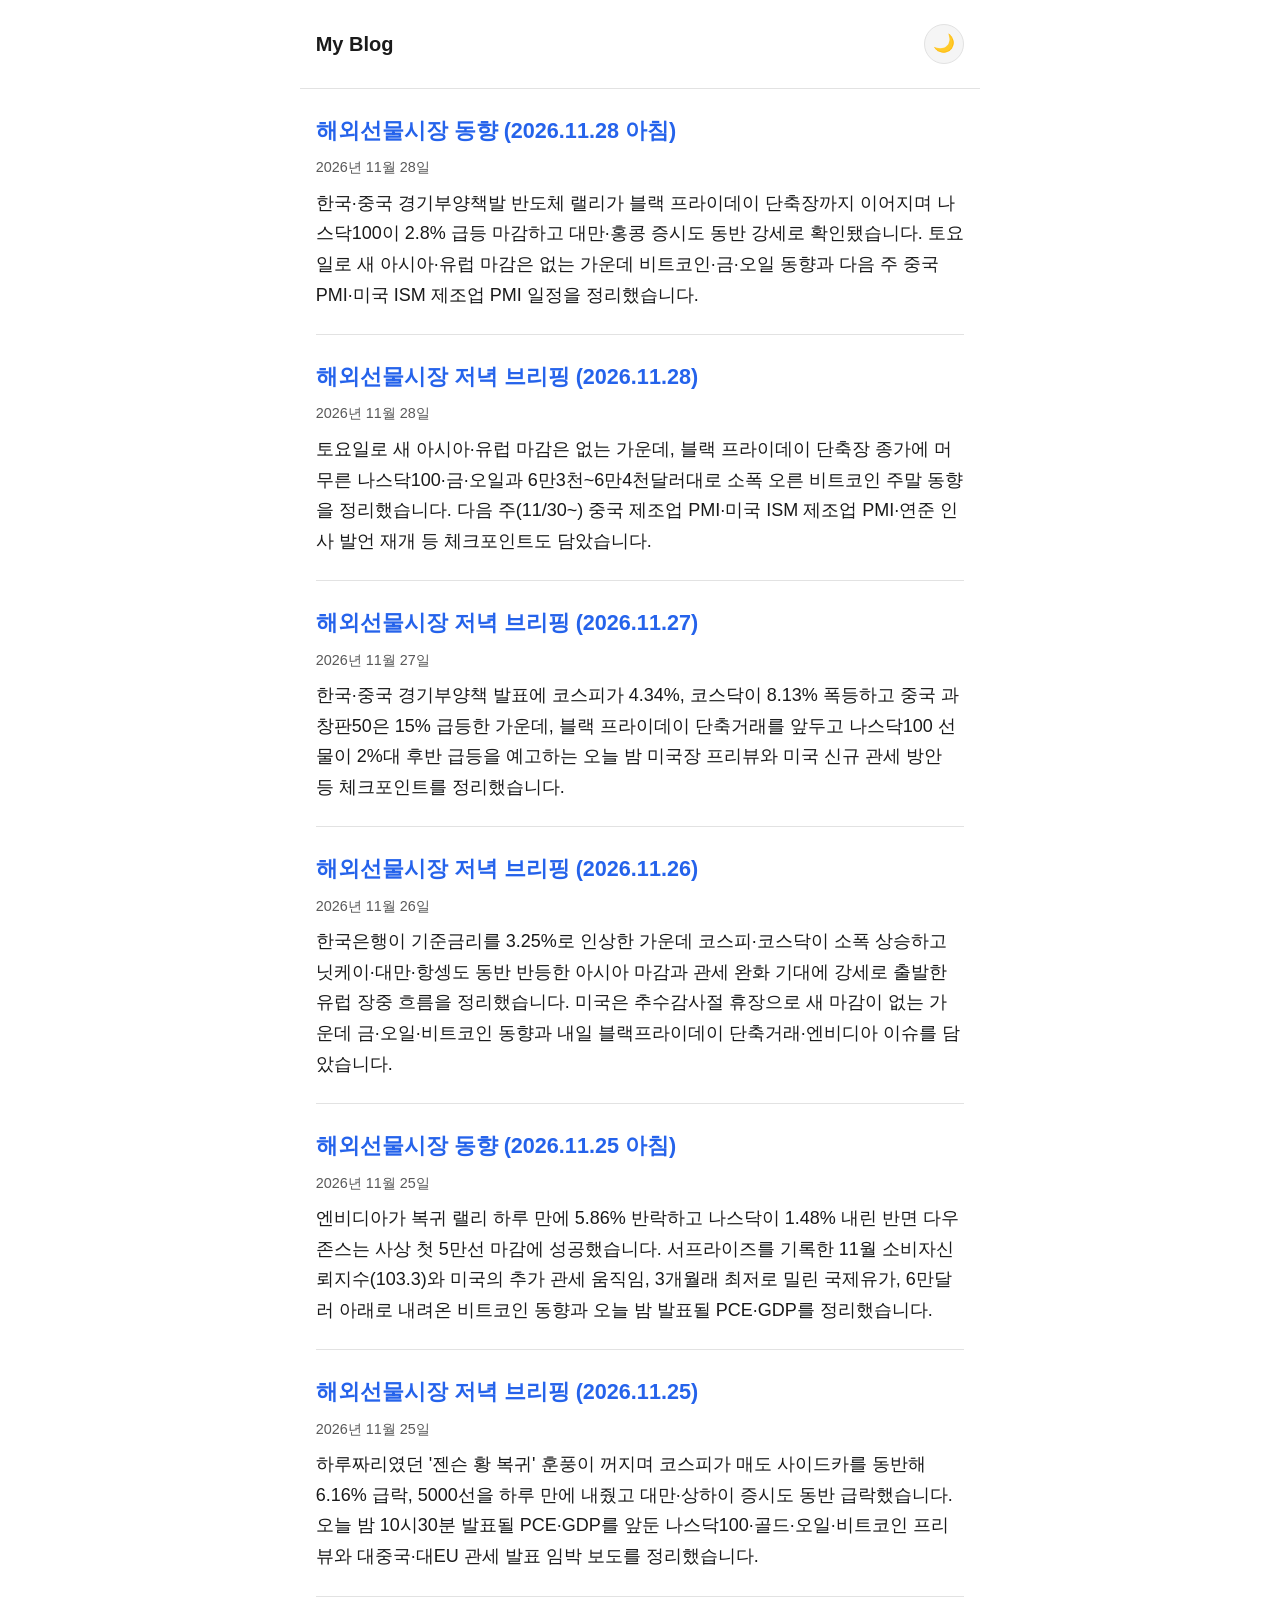
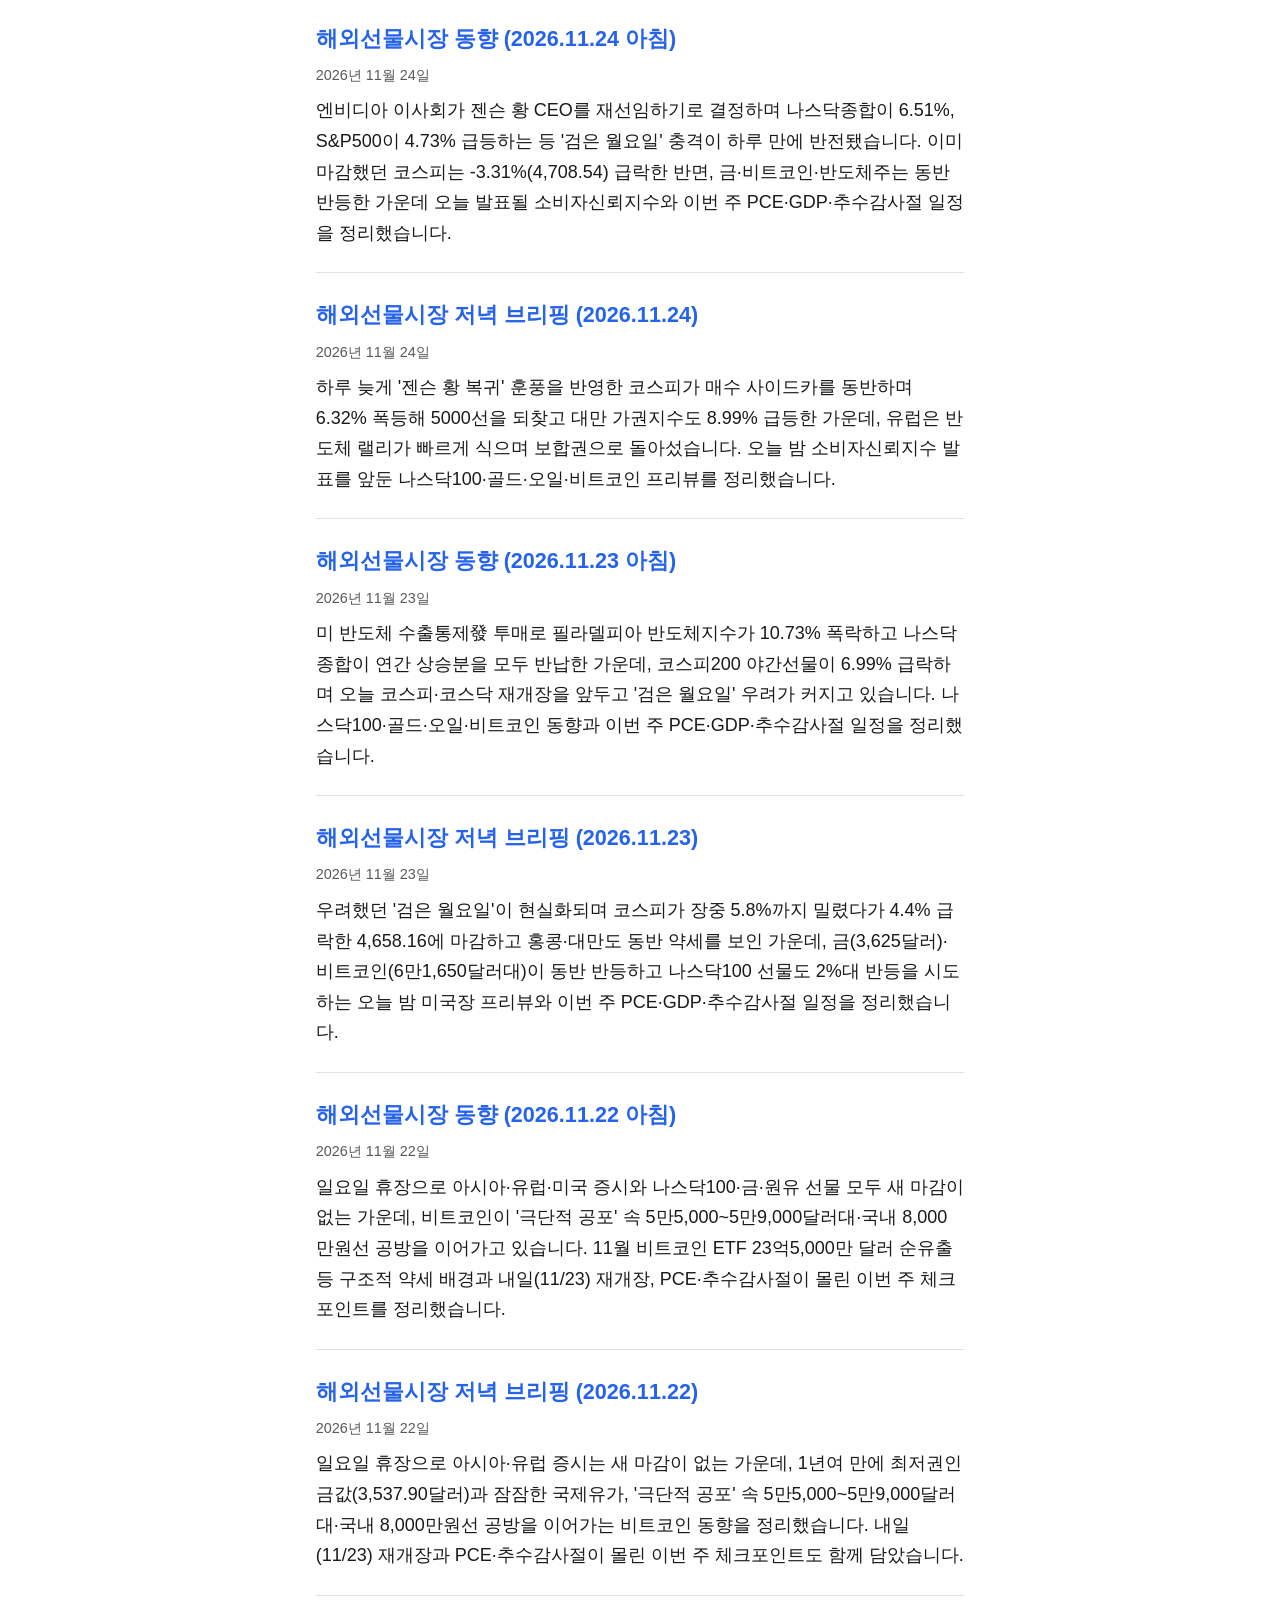
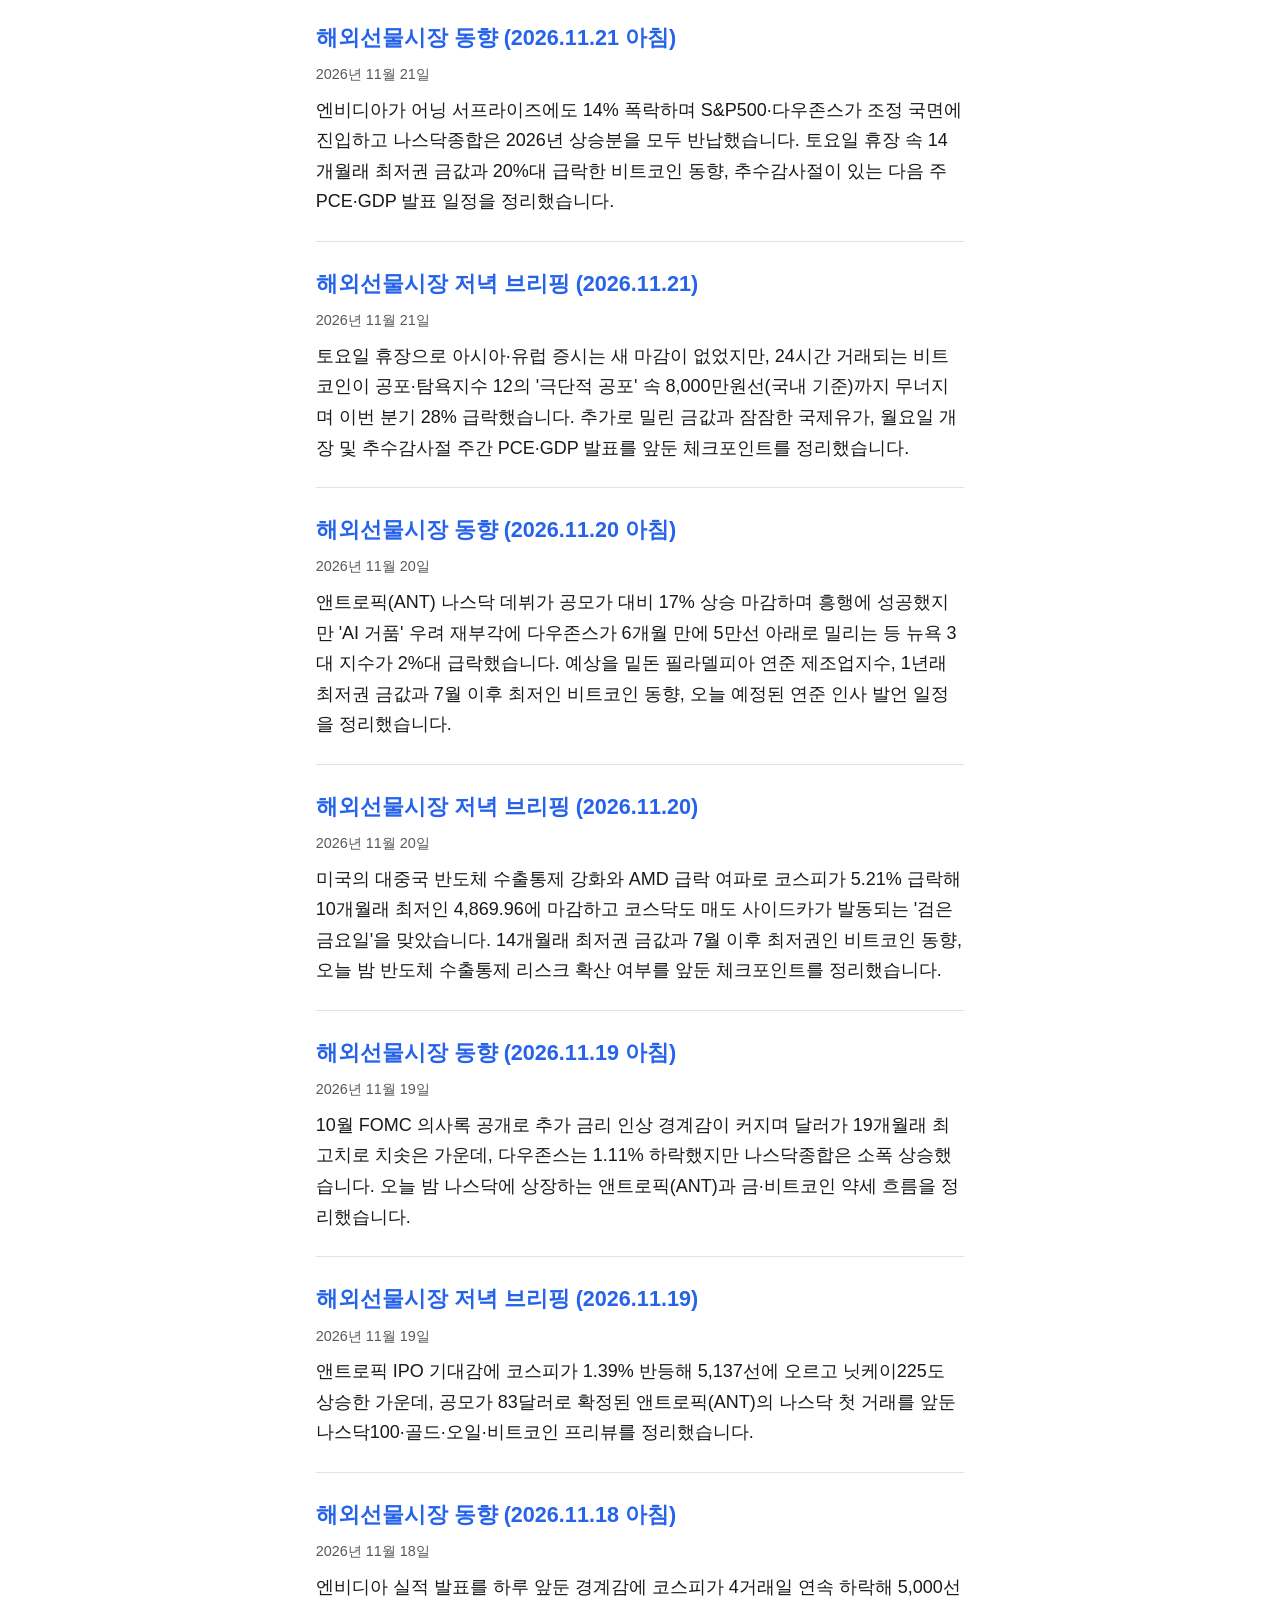
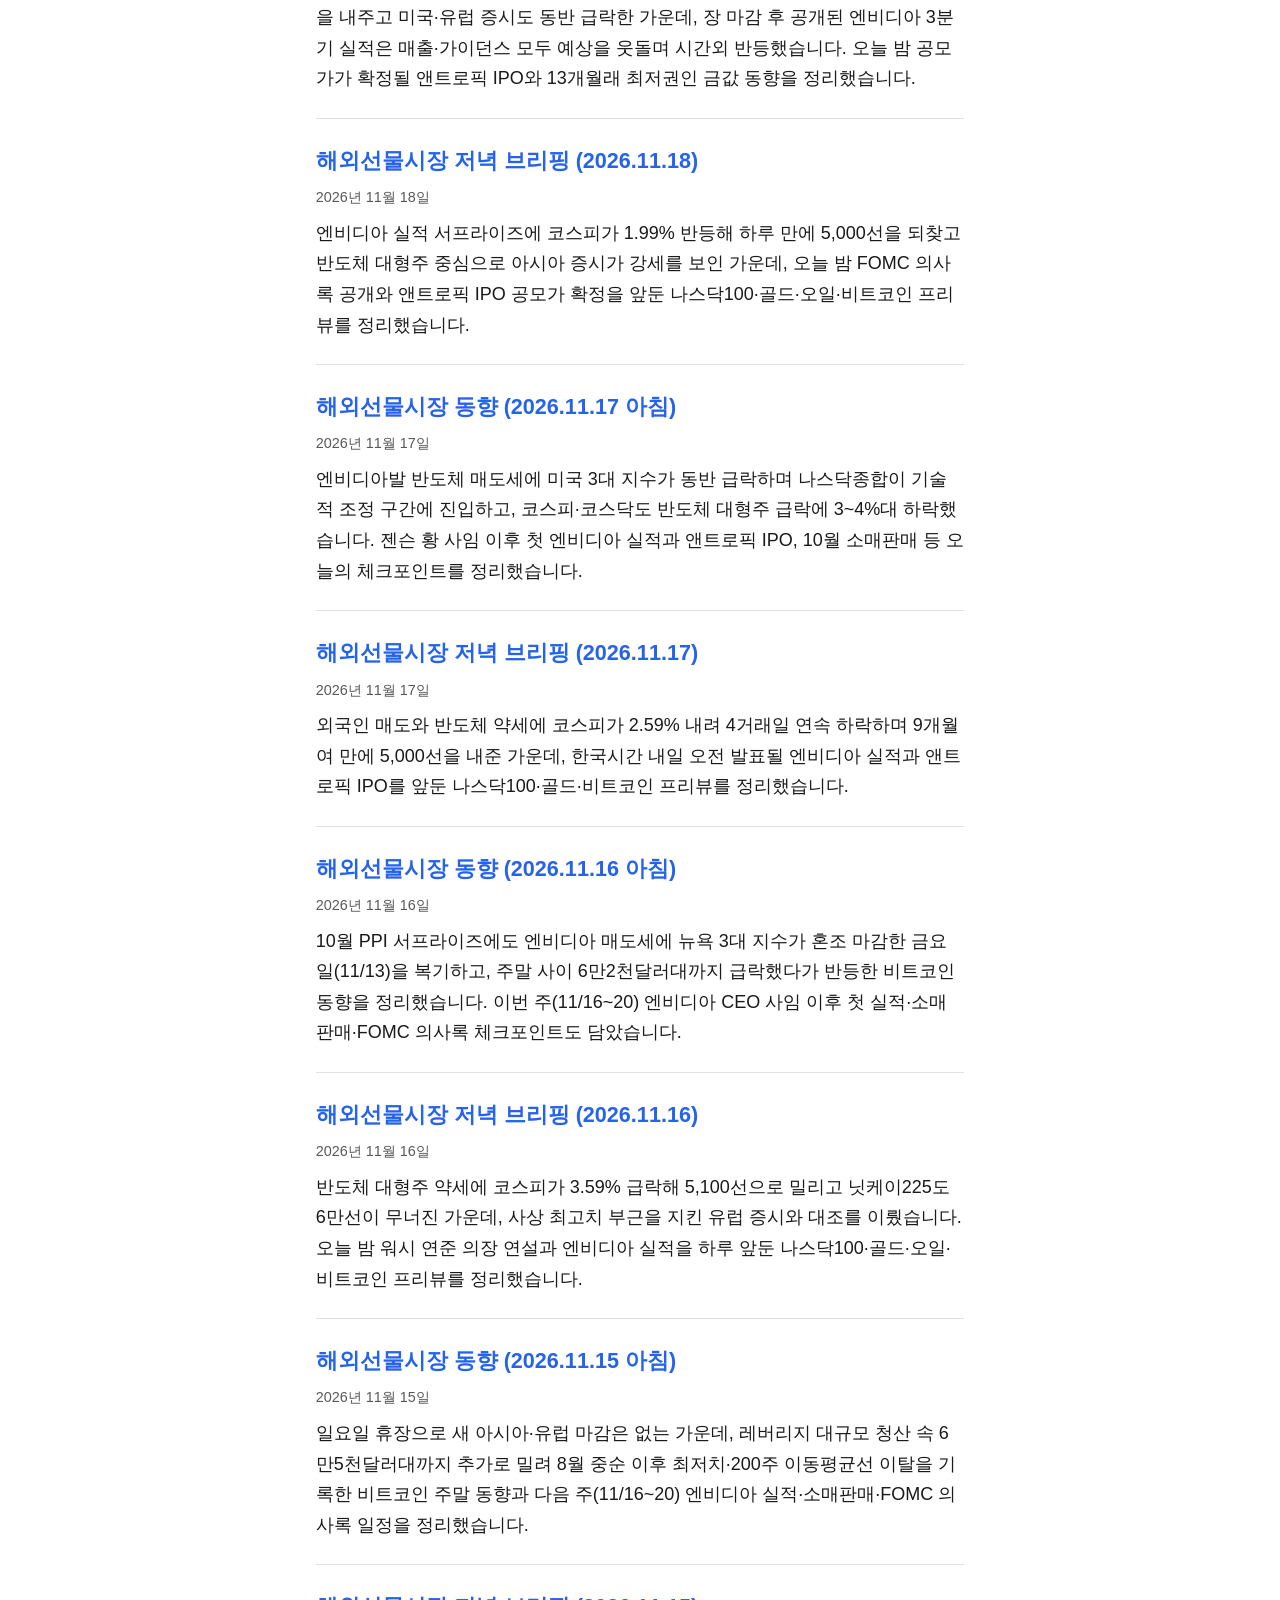
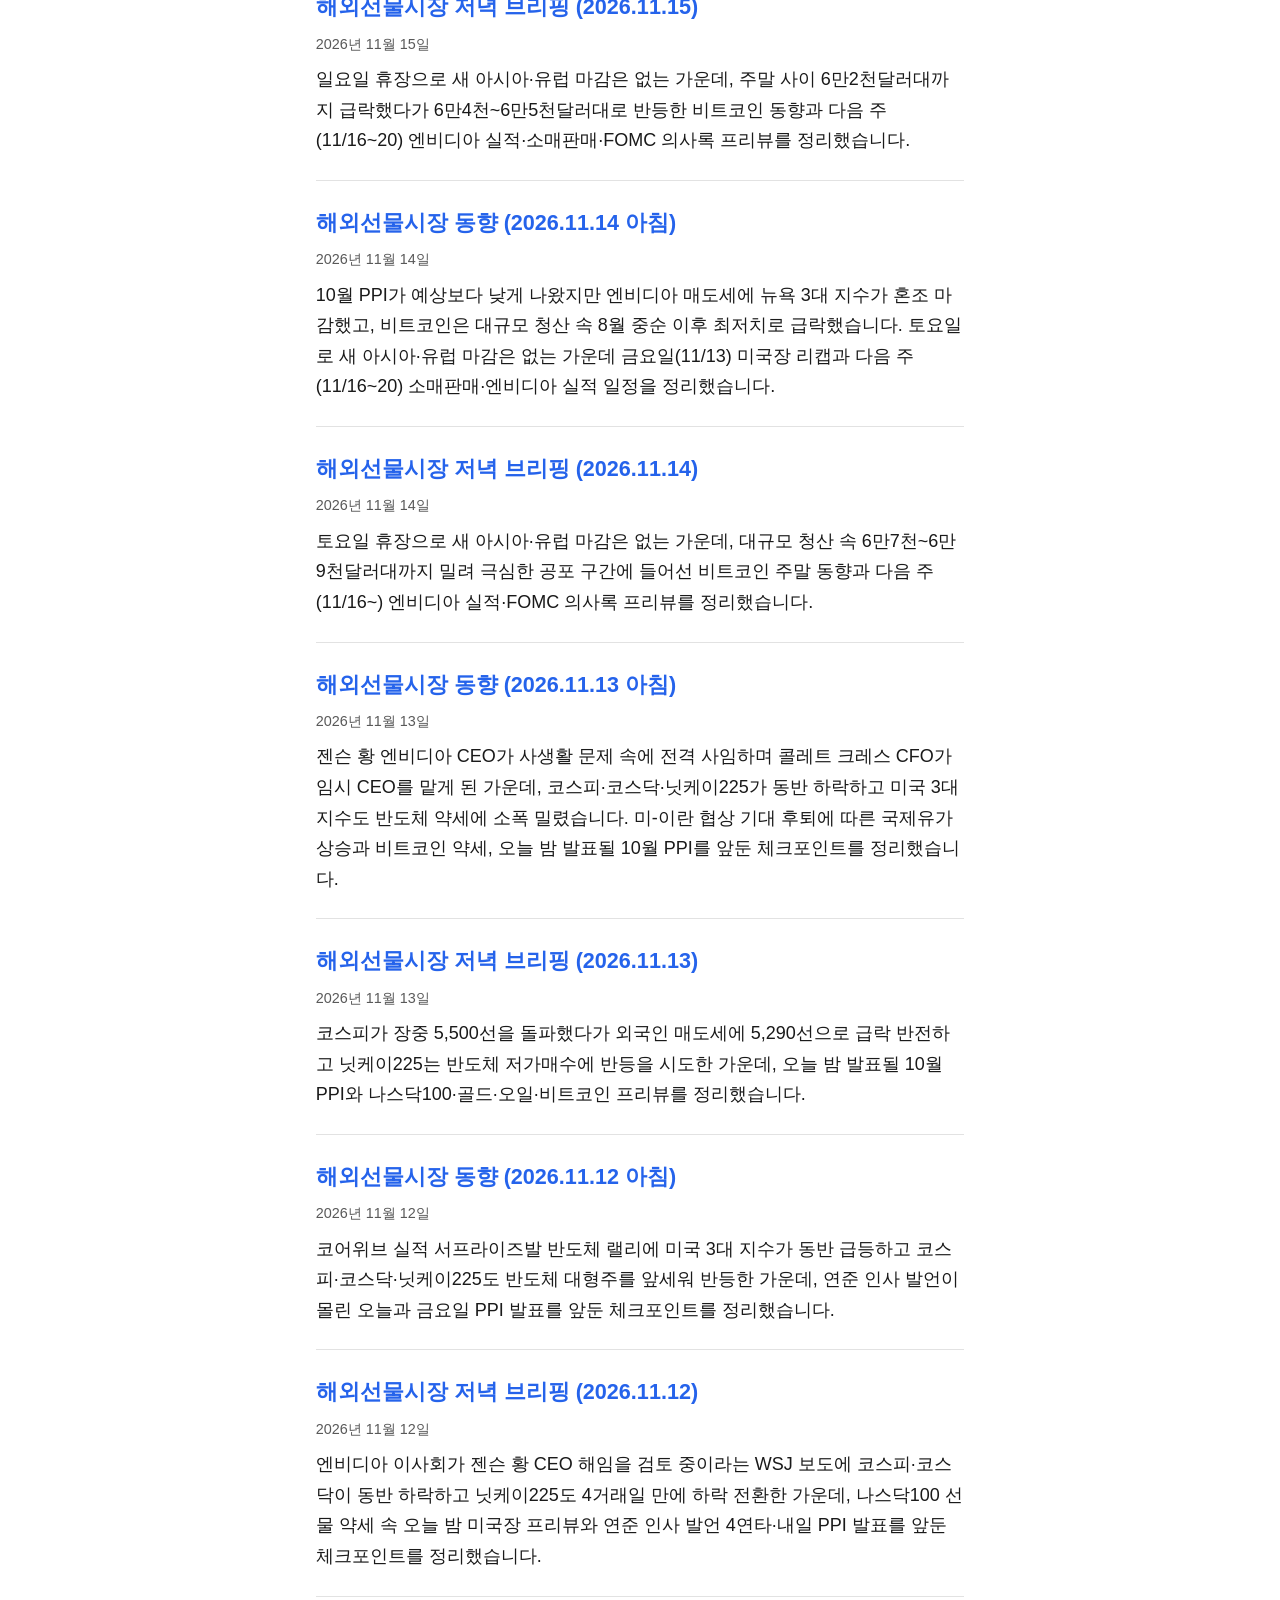
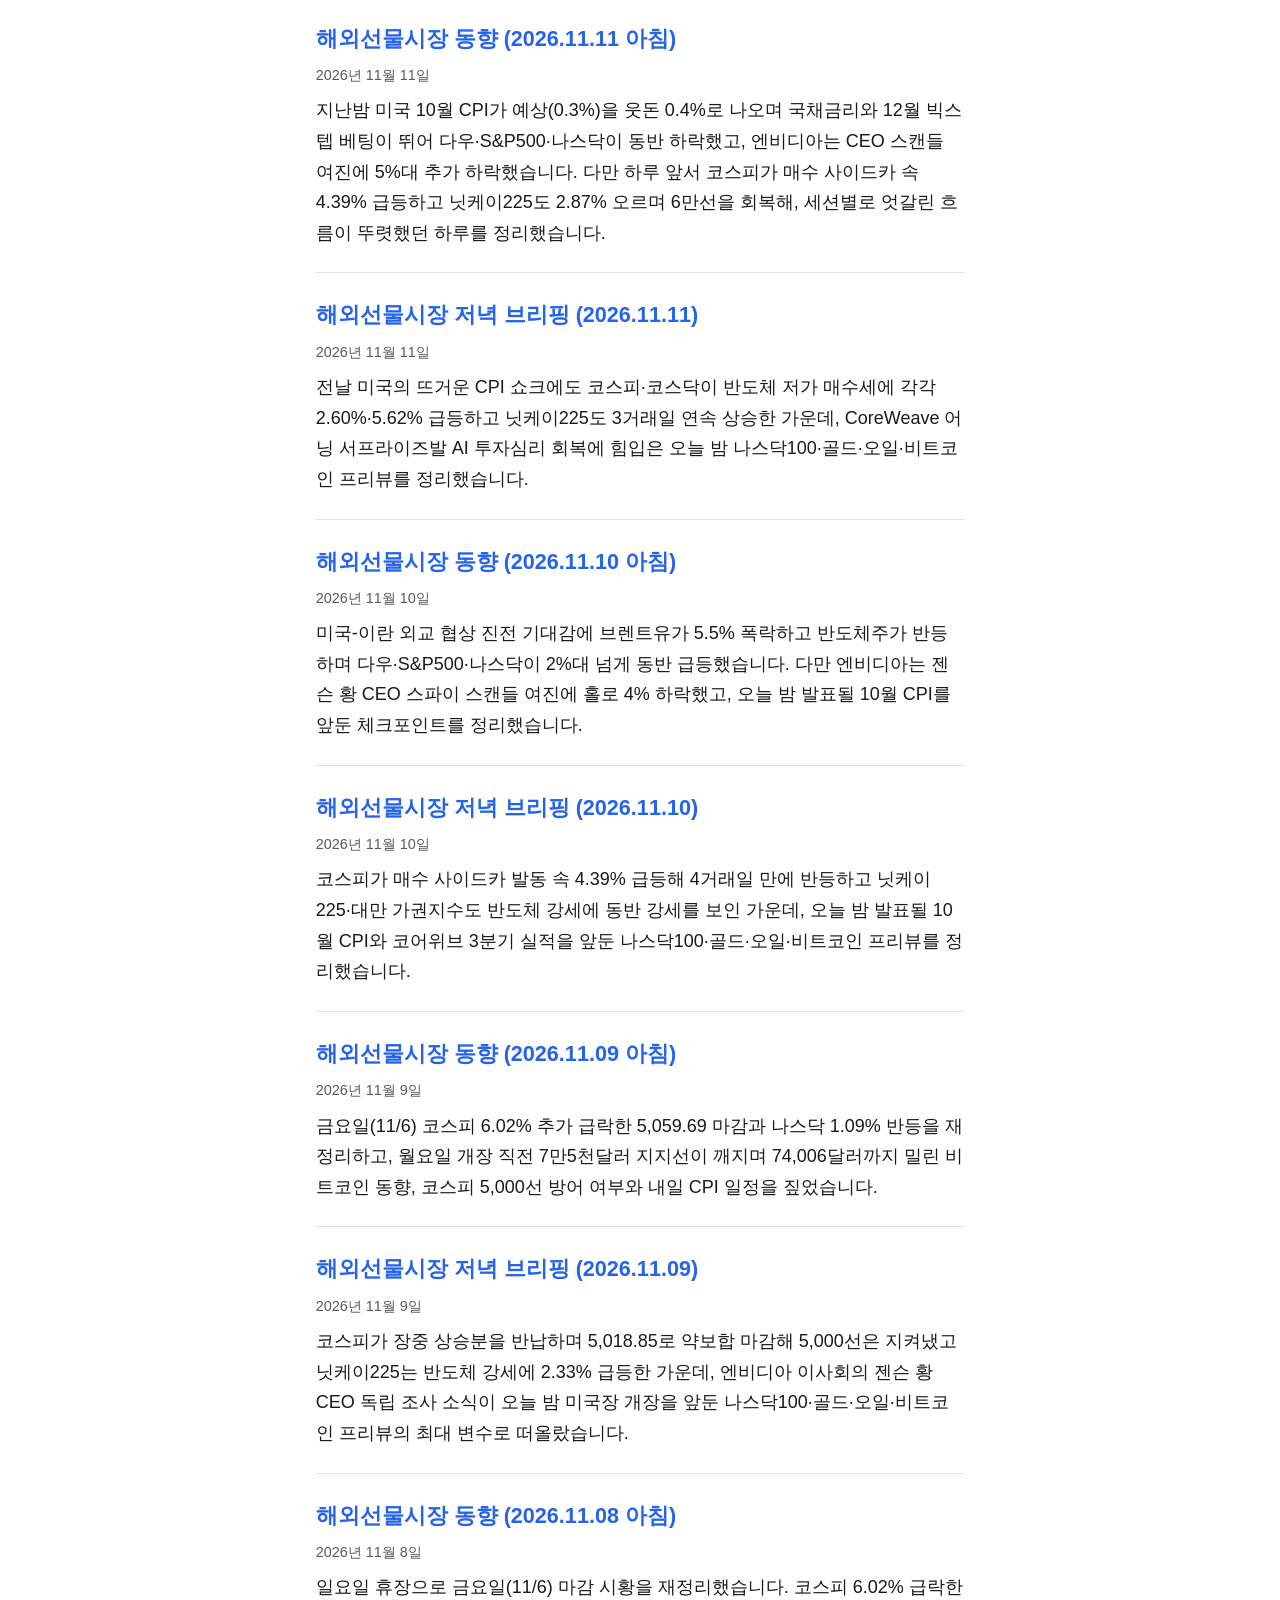
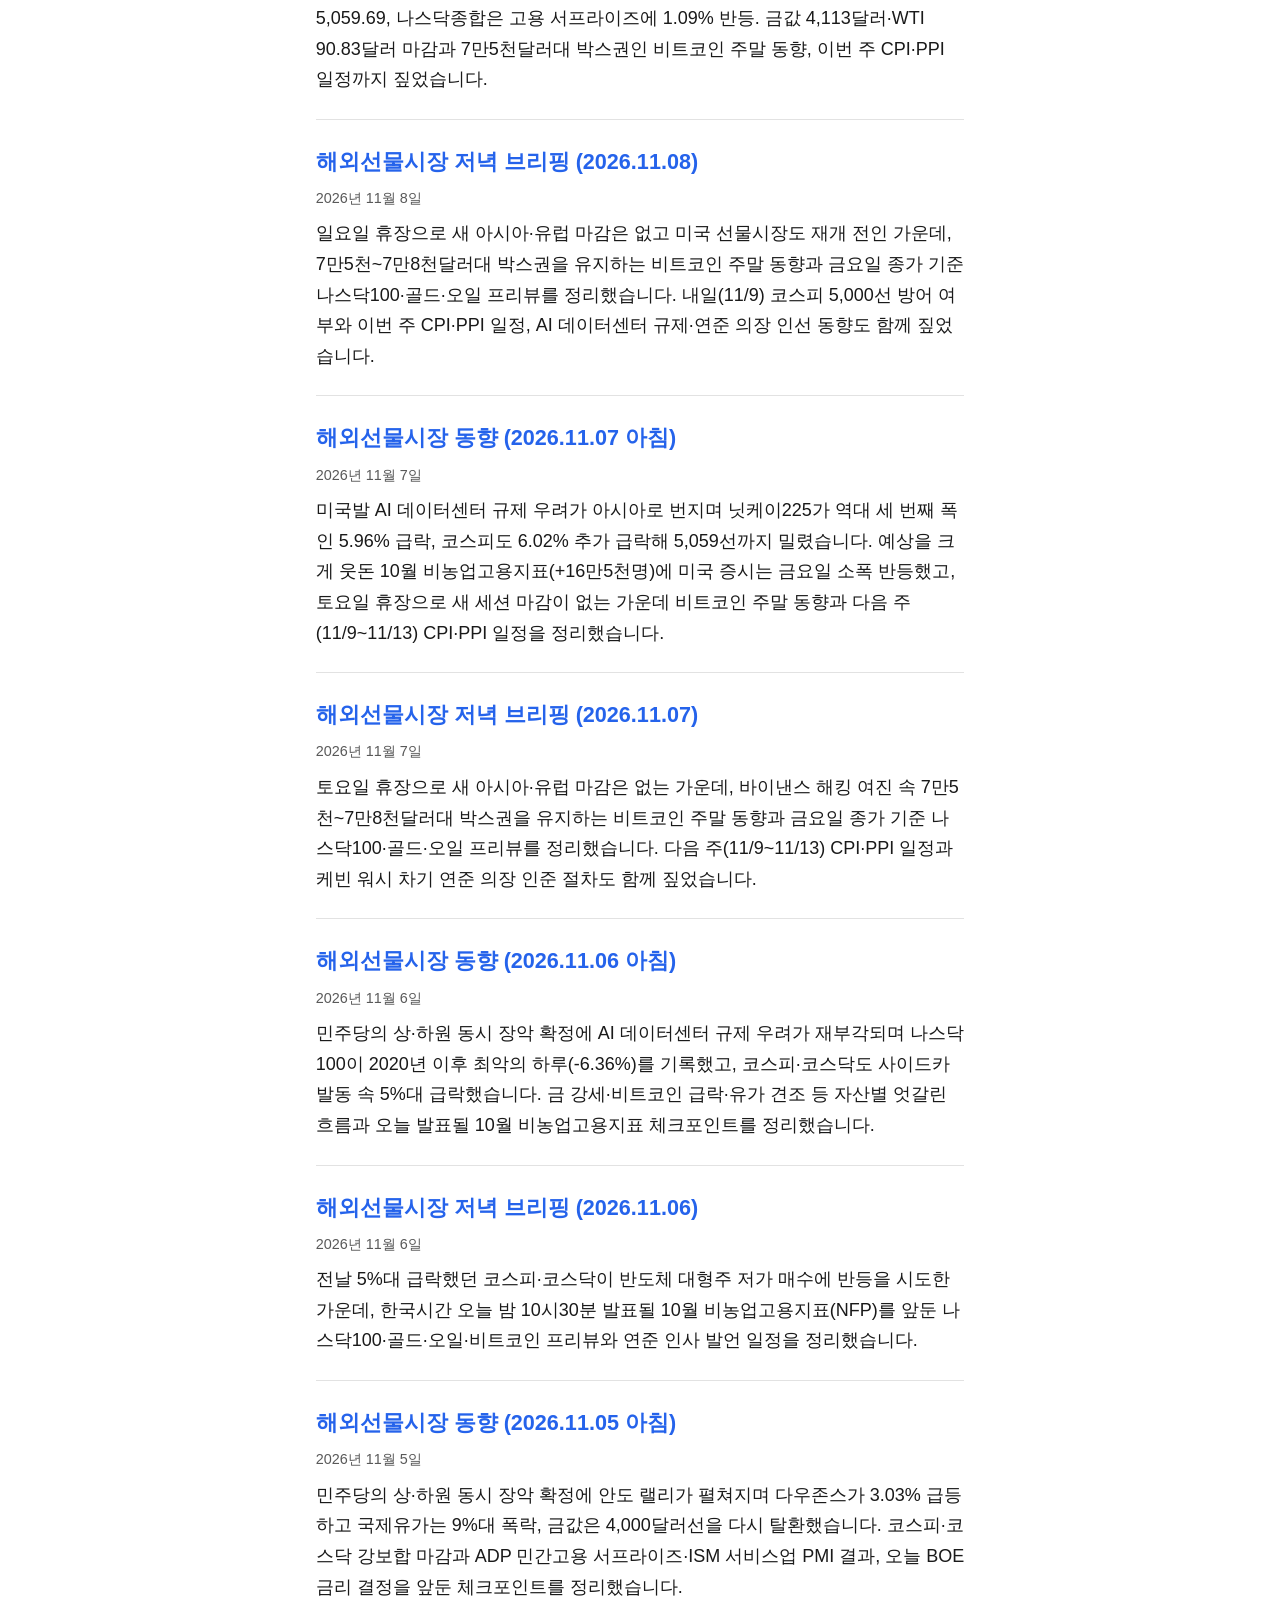
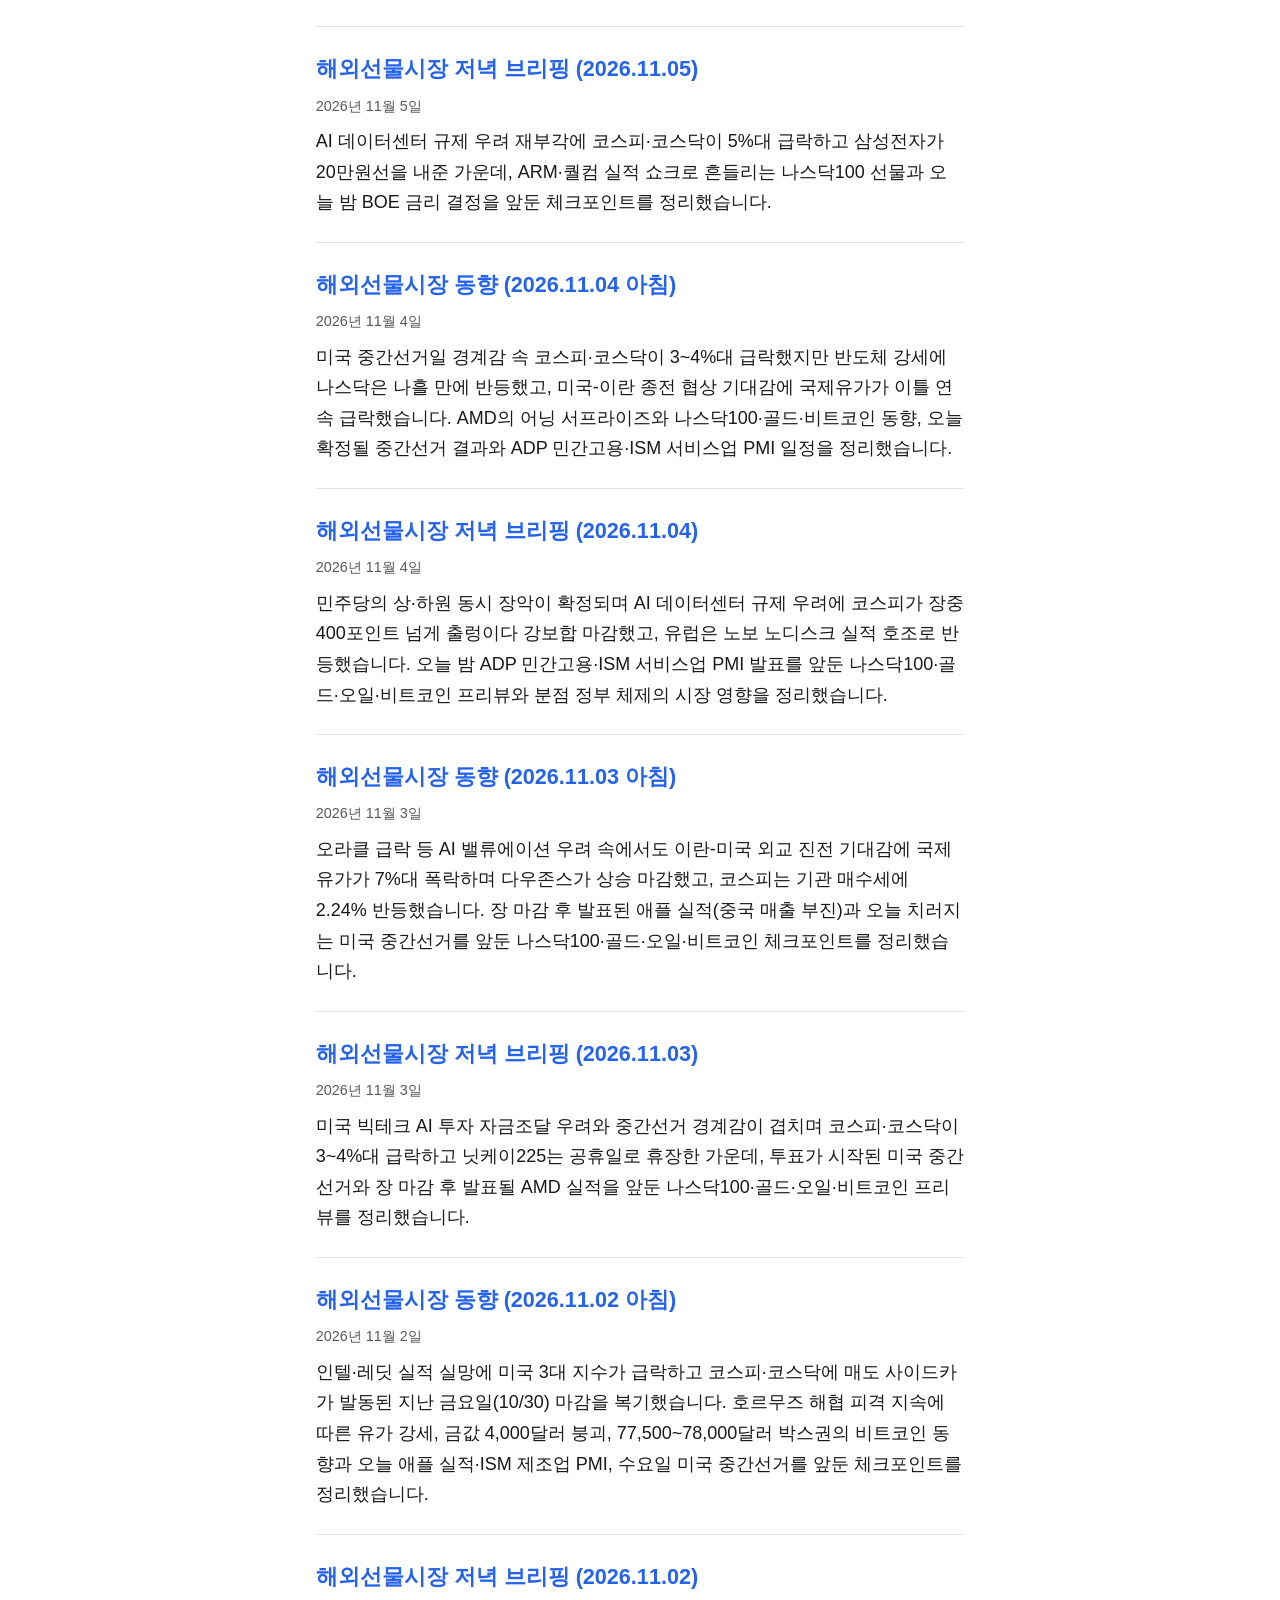
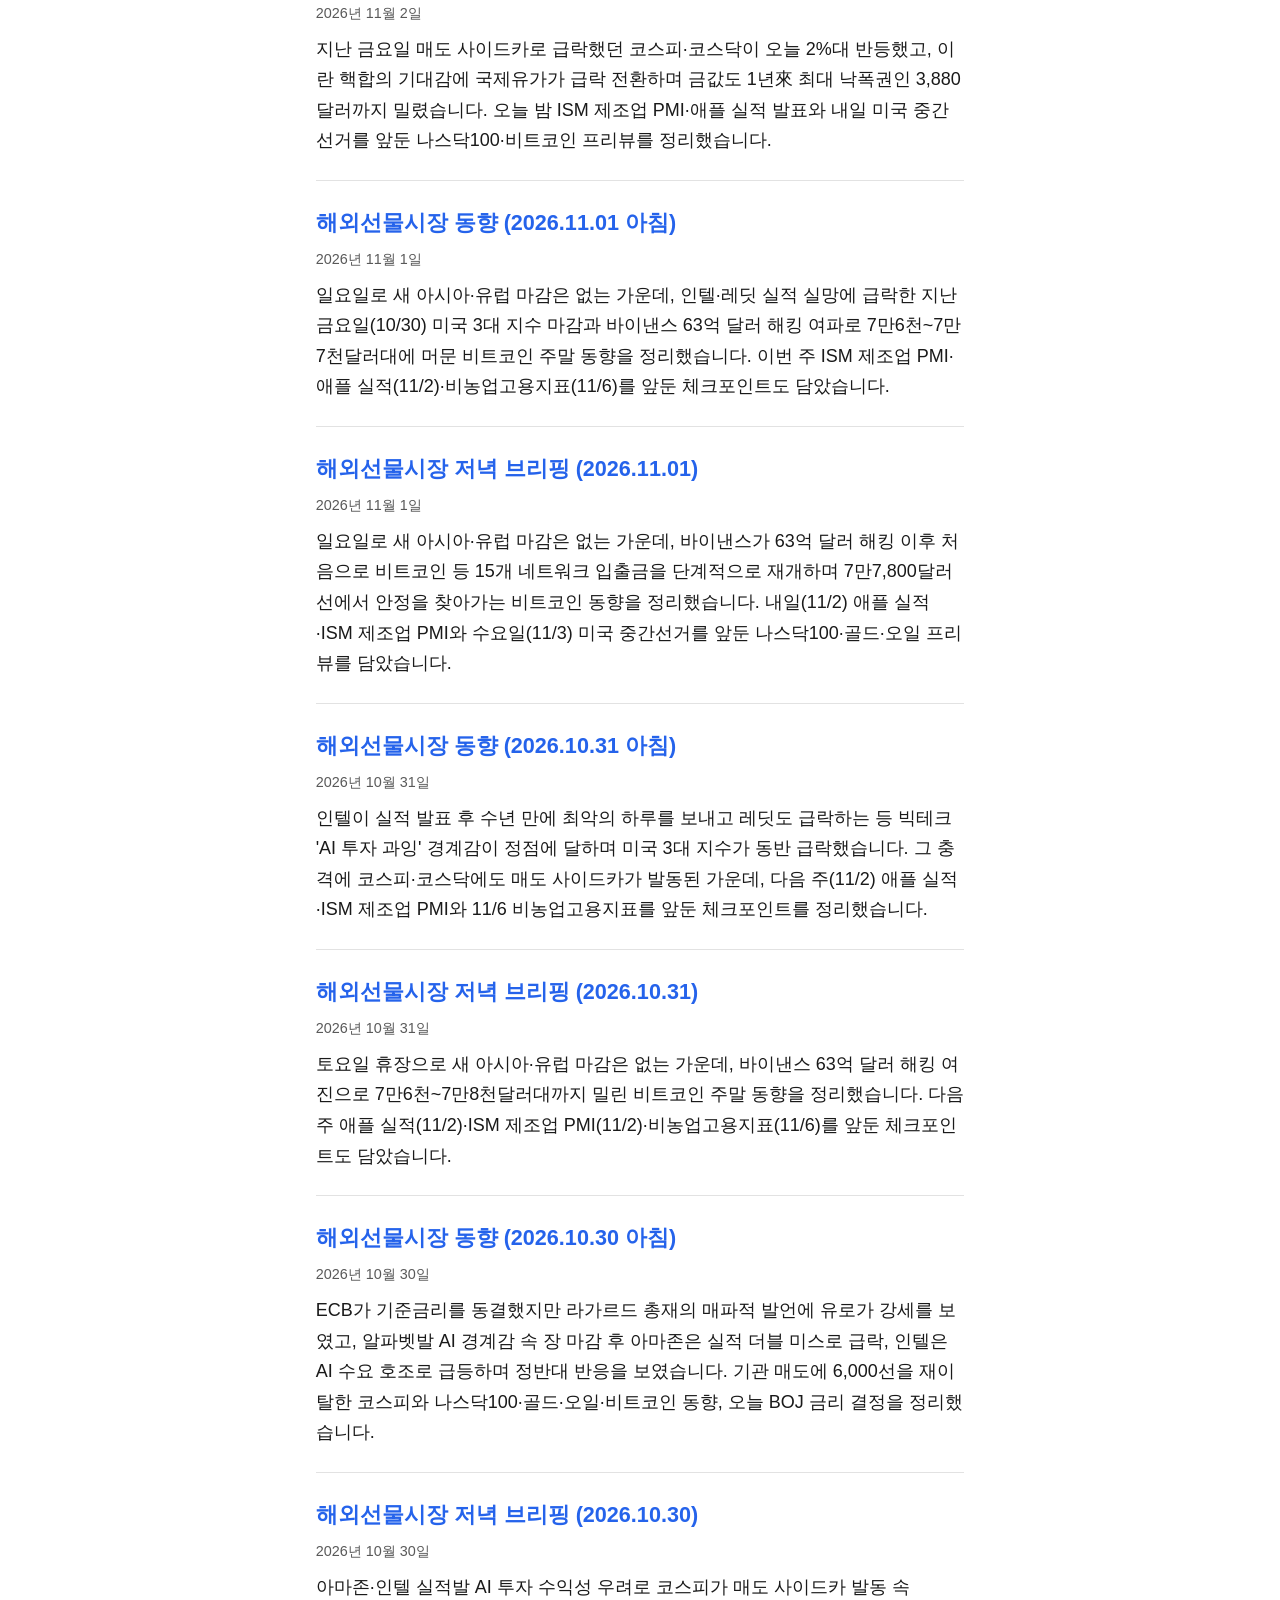
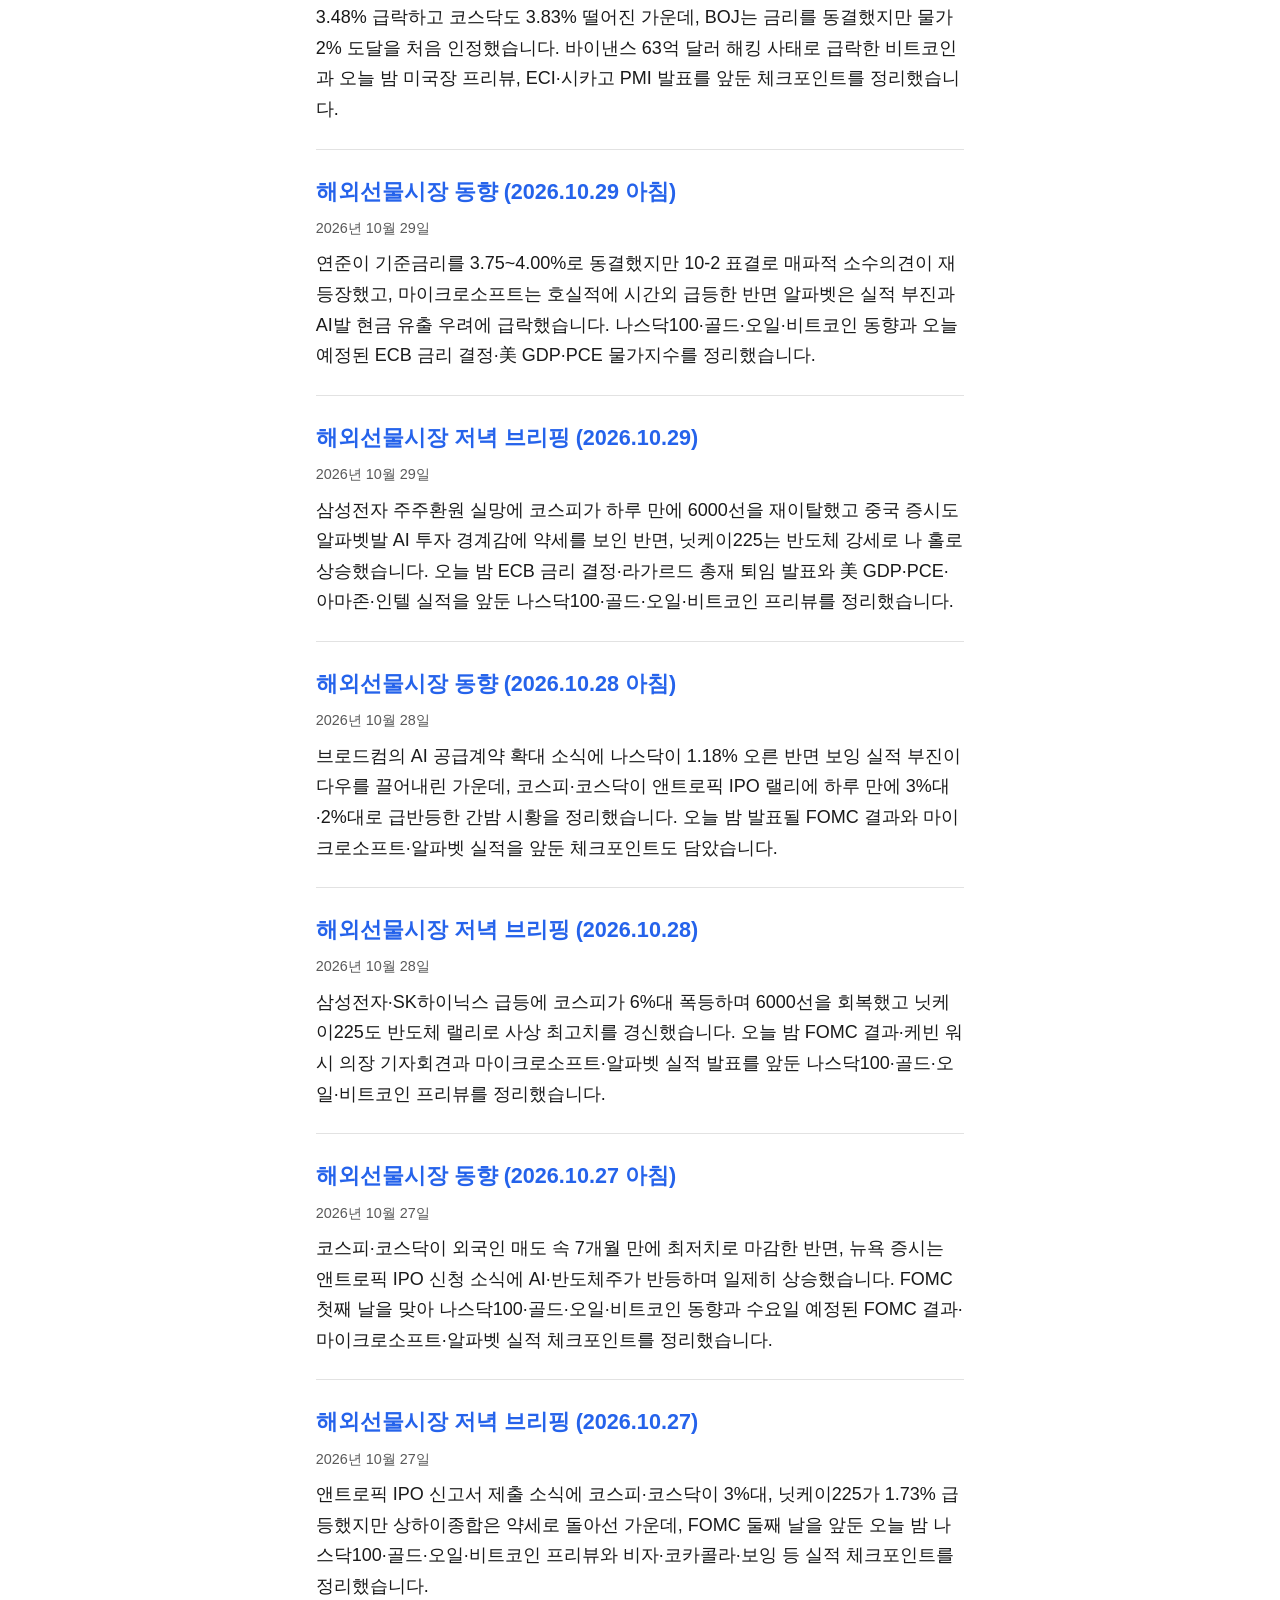
<file: index.html>
<!DOCTYPE html>
<html lang="ko">
<head>
<script>
(function () {
  var stored = localStorage.getItem('blog-theme');
  var theme = stored || (matchMedia('(prefers-color-scheme: dark)').matches ? 'dark' : 'light');
  document.documentElement.setAttribute('data-theme', theme);
})();
</script>
<meta charset="UTF-8">
<meta name="viewport" content="width=device-width, initial-scale=1">
<title>My Blog</title>
<link rel="stylesheet" href="css/style.css">
</head>
<body>
<header class="site-header">
  <a class="site-title" href="index.html">My Blog</a>
  <button id="theme-toggle" aria-label="다크모드 전환" aria-pressed="false">🌙</button>
</header>

<main id="post-list" class="container">
  <p class="loading">글을 불러오는 중...</p>
</main>

<footer class="site-footer">
  <p>&copy; 2026 My Blog</p>
</footer>

<script type="module" src="js/main.js"></script>
</body>
</html>
</file>
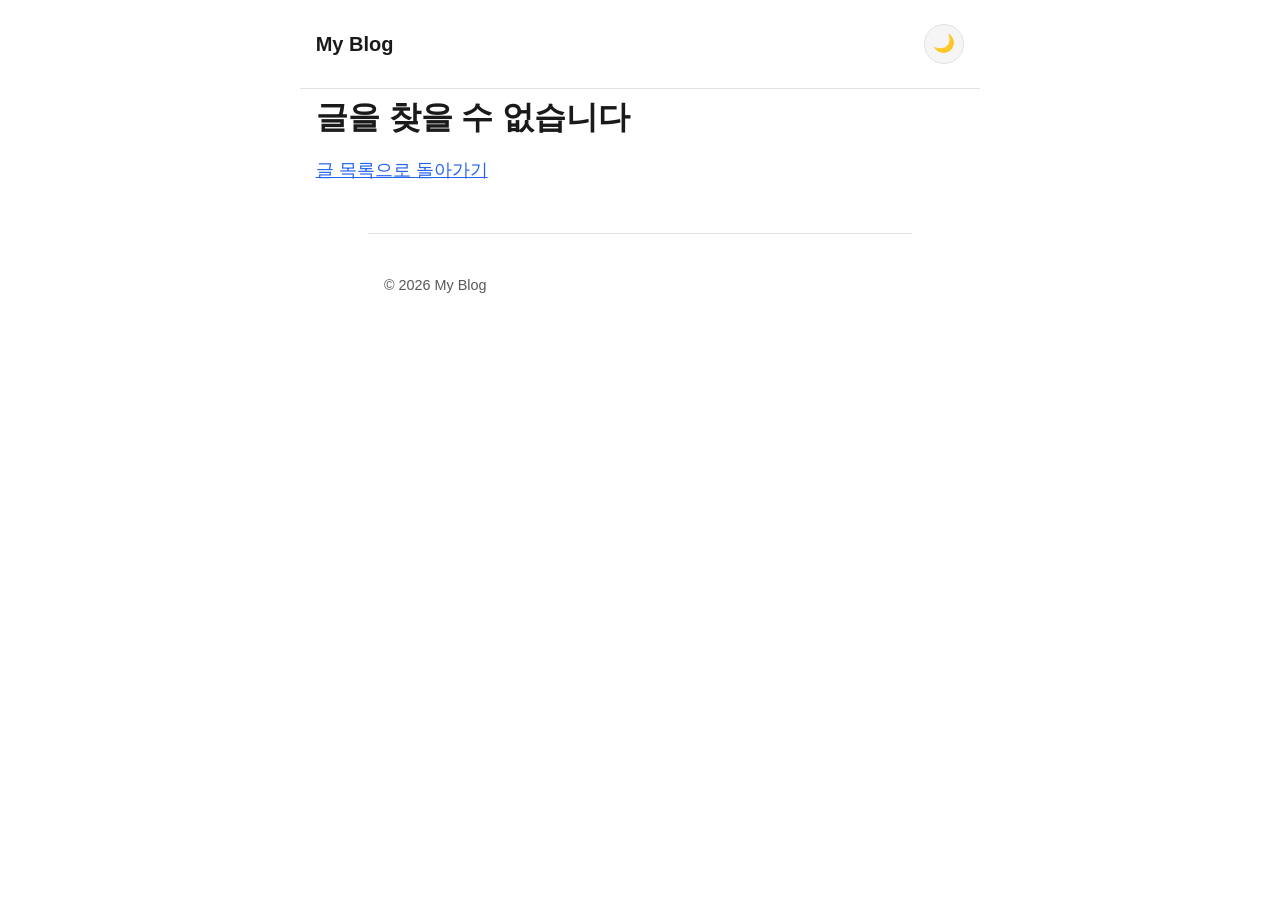
<file: post.html>
<!DOCTYPE html>
<html lang="ko">
<head>
<script>
(function () {
  var stored = localStorage.getItem('blog-theme');
  var theme = stored || (matchMedia('(prefers-color-scheme: dark)').matches ? 'dark' : 'light');
  document.documentElement.setAttribute('data-theme', theme);
})();
</script>
<meta charset="UTF-8">
<meta name="viewport" content="width=device-width, initial-scale=1">
<title>My Blog</title>
<link rel="stylesheet" href="css/style.css">
</head>
<body>
<header class="site-header">
  <a class="site-title" href="index.html">My Blog</a>
  <button id="theme-toggle" aria-label="다크모드 전환" aria-pressed="false">🌙</button>
</header>

<main id="post-content" class="container prose">
  <p class="loading">불러오는 중...</p>
</main>

<footer class="site-footer">
  <p>&copy; 2026 My Blog</p>
</footer>

<script src="vendor/marked.min.js"></script>
<script type="module" src="js/post.js"></script>
</body>
</html>
</file>
<file: css/style.css>
:root {
  --bg: #ffffff;
  --bg-secondary: #f5f5f5;
  --text: #1a1a1a;
  --text-secondary: #595959;
  --accent: #2563eb;
  --border: #e2e2e2;
  --code-bg: #f0f0f0;
  --font-body: -apple-system, BlinkMacSystemFont, "Segoe UI", Roboto, "Malgun Gothic", sans-serif;
  --font-mono: ui-monospace, "SFMono-Regular", Consolas, "Liberation Mono", monospace;
}

[data-theme="dark"] {
  --bg: #121212;
  --bg-secondary: #1e1e1e;
  --text: #e8e8e8;
  --text-secondary: #a8a8a8;
  --accent: #60a5fa;
  --border: #333333;
  --code-bg: #1e1e1e;
}

* { box-sizing: border-box; }

html, body {
  margin: 0;
  padding: 0;
}

body {
  background: var(--bg);
  color: var(--text);
  font-family: var(--font-body);
  font-size: 1.125rem;
  line-height: 1.7;
  transition: background-color .2s ease, color .2s ease;
}

a { color: var(--accent); }

.container {
  max-width: 68ch;
  margin: 0 auto;
  padding: 0 1rem;
}

.site-header {
  display: flex;
  align-items: center;
  justify-content: space-between;
  max-width: 68ch;
  margin: 0 auto;
  padding: 1.25rem 1rem;
  border-bottom: 1px solid var(--border);
}

.site-title {
  font-weight: 700;
  font-size: 1.25rem;
  text-decoration: none;
  color: var(--text);
}

#theme-toggle {
  background: var(--bg-secondary);
  border: 1px solid var(--border);
  border-radius: 999px;
  width: 2.5rem;
  height: 2.5rem;
  font-size: 1.1rem;
  cursor: pointer;
  line-height: 1;
}

#theme-toggle:hover { border-color: var(--accent); }

.site-footer {
  max-width: 68ch;
  margin: 3rem auto 0;
  padding: 1.5rem 1rem;
  color: var(--text-secondary);
  font-size: 0.9rem;
  border-top: 1px solid var(--border);
}

.loading, .error {
  color: var(--text-secondary);
}

.error { color: #dc2626; }

/* 글 목록 카드 */
.post-card {
  padding: 1.5rem 0;
  border-bottom: 1px solid var(--border);
}

.post-card h2 {
  margin: 0 0 0.35rem;
  font-size: 1.35rem;
}

.post-card h2 a { text-decoration: none; }
.post-card h2 a:hover { text-decoration: underline; }

.post-card time {
  display: block;
  color: var(--text-secondary);
  font-size: 0.9rem;
  margin-bottom: 0.5rem;
}

.post-card p { margin: 0; }

/* 글 상세 */
.prose h1 { margin-top: 0.5rem; }

.prose > time {
  display: block;
  color: var(--text-secondary);
  font-size: 0.9rem;
  margin-bottom: 2rem;
}

#post-content h1 { font-size: 2rem; line-height: 1.3; margin-bottom: 0.25rem; }
#post-content h2 { font-size: 1.5rem; line-height: 1.3; margin-top: 2rem; }
#post-content h3 { font-size: 1.25rem; line-height: 1.3; margin-top: 1.5rem; }

#post-content p,
#post-content ul,
#post-content ol,
#post-content blockquote,
#post-content table,
#post-content pre {
  margin: 1rem 0;
}

#post-content code {
  font-family: var(--font-mono);
  background: var(--code-bg);
  padding: 0.15em 0.4em;
  border-radius: 4px;
  font-size: 0.9em;
}

#post-content pre {
  background: var(--code-bg);
  padding: 1rem;
  border-radius: 8px;
  overflow-x: auto;
}

#post-content pre code {
  background: none;
  padding: 0;
}

#post-content blockquote {
  border-left: 3px solid var(--accent);
  margin-left: 0;
  padding: 0.25rem 0 0.25rem 1rem;
  color: var(--text-secondary);
}

#post-content table {
  border-collapse: collapse;
  width: 100%;
}

#post-content th,
#post-content td {
  border: 1px solid var(--border);
  padding: 0.5rem 0.75rem;
  text-align: left;
}

#post-content img {
  max-width: 100%;
  border-radius: 8px;
}

/* 모바일 */
@media (max-width: 640px) {
  body { font-size: 1rem; }
  .site-header { padding: 1rem; }
  #post-content h1 { font-size: 1.6rem; }
  #post-content h2 { font-size: 1.3rem; }
}

@media (min-width: 1024px) {
  .site-header { padding: 1.5rem 1rem; }
}
</file>
